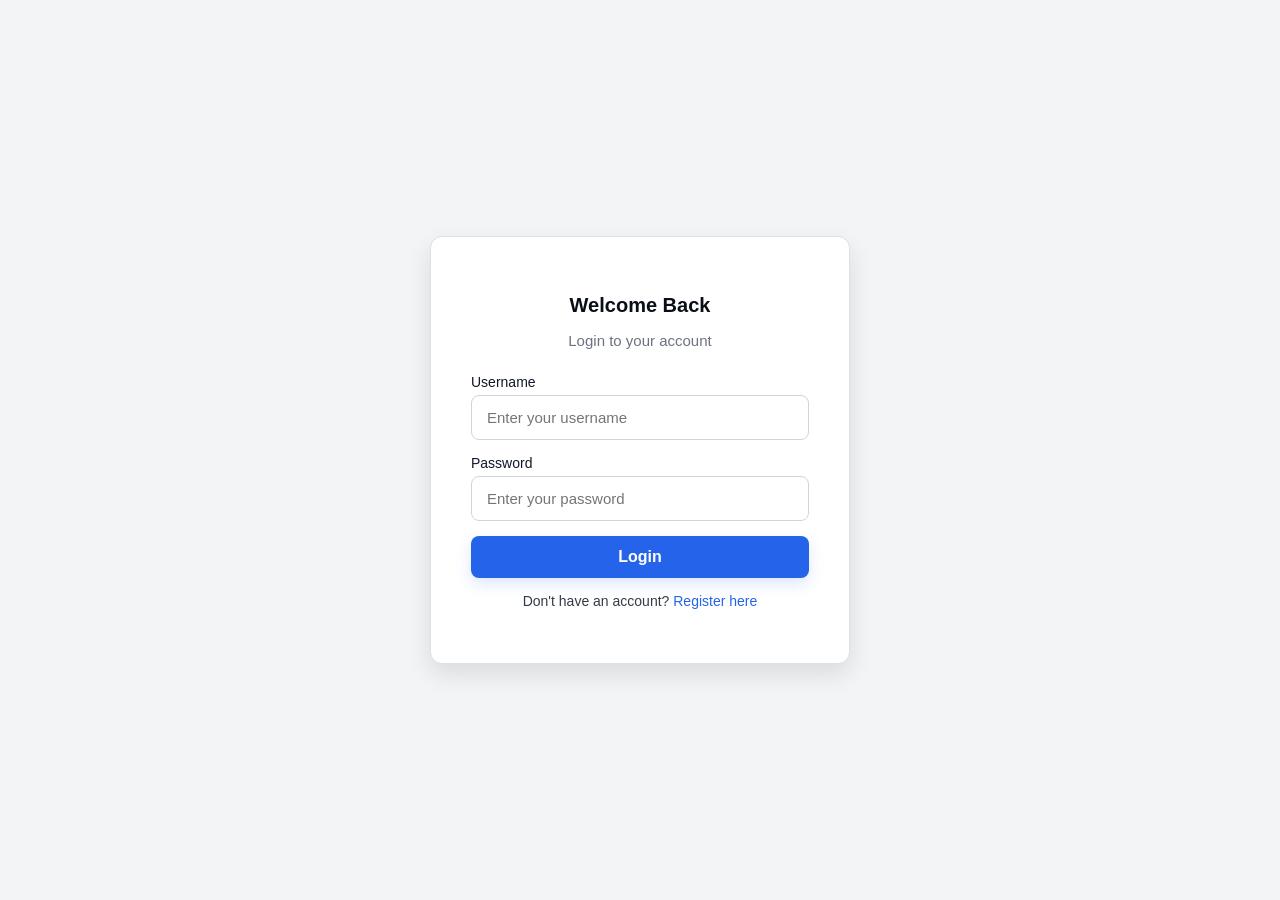
<file: social-media-platform/index.html>
<!DOCTYPE html>
<html lang="en">

<head>
  <meta charset="UTF-8">
  <meta name="viewport" content="width=device-width, initial-scale=1.0">
  <title>Home</title>
  <link rel="stylesheet" href="css/style.css">
</head>

<body onload="localStorage.removeItem('viewUser'); checkAuth(); switchFeed('recent');">
  <button onclick="localStorage.clear(); location.reload();">
    Reset App
  </button>

  <nav class="navbar">
    <div class="logo">Linkora</div>

    <div class="nav-links">
      <a href="index.html">🏠 Home</a>
      <a href="profile.html" onclick="clearViewUser()">👤 Profile</a>
      <a href="#" onclick="logout()">🚪 Logout</a>
    </div>
  </nav>

  <main class="main-container">

    <section class="card">
      <h3>Create a Post</h3>
      <textarea id="postContent" placeholder="What's on your mind?"></textarea>
      <button class="btn post-btn" onclick="createPost()">Post</button>
    </section>

    <section aria-labelledby="posts-heading">
      <h3 id="posts-heading">Posts</h3>

      <div class="feed-tabs">
        <button onclick="switchFeed('recent')" id="recentTab">Recent</button>
        <button onclick="switchFeed('following')" id="followingTab">Following</button>

        <div class="search-box">
          <input id="searchInput" placeholder="Search username..." autocomplete="off">
          <button onclick="searchUser()">Search</button>
        </div>
      </div>

      <section id="posts" aria-label="Posts feed"></section>
    </section>

  </main>

  <script src="js/app.js"></script>
</body>

</html>
</file>
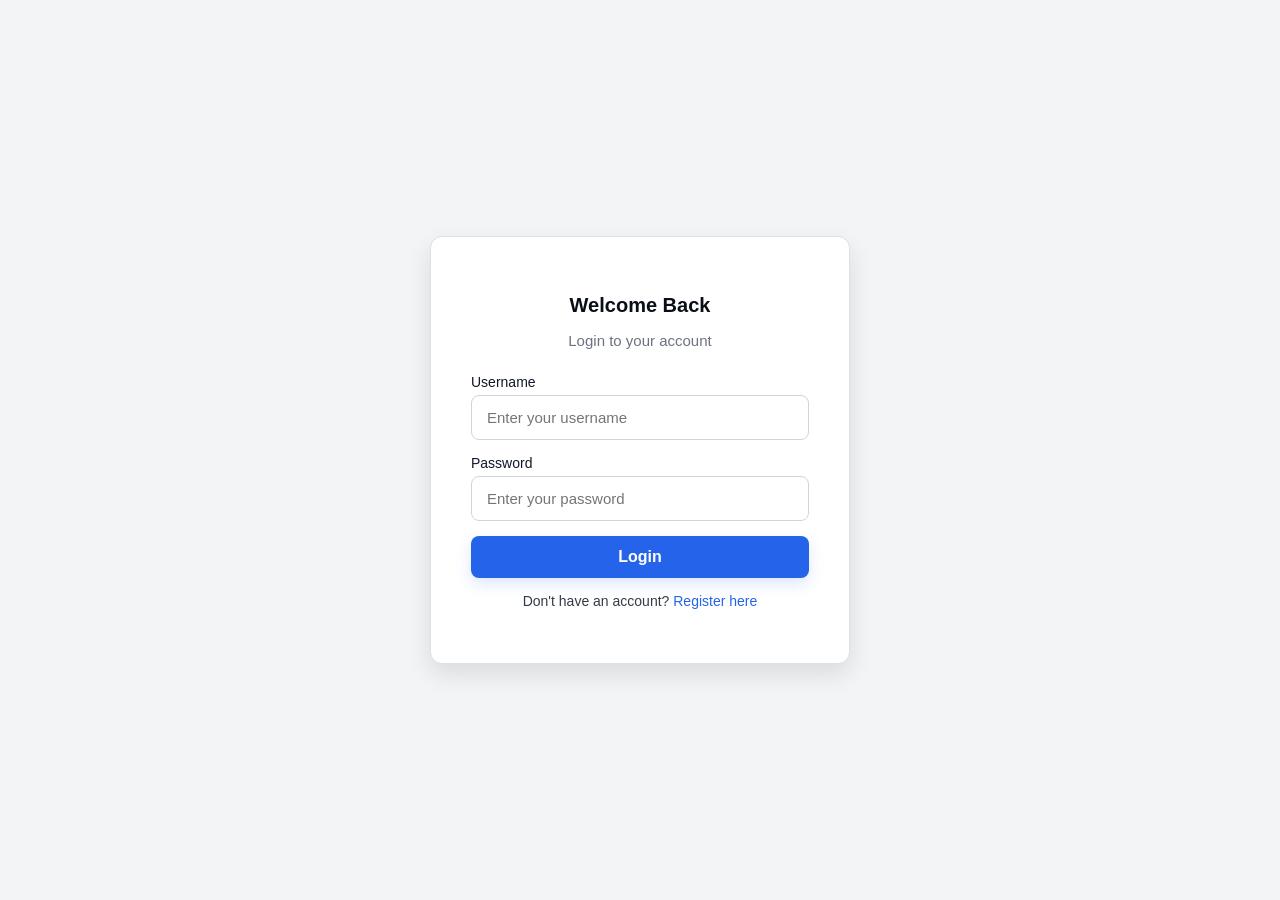
<file: social-media-platform/login.html>
<!DOCTYPE html>
<html lang="en">

<head>
  <meta charset="UTF-8">
  <meta name="viewport" content="width=device-width, initial-scale=1.0">
  <title>Login</title>
  <link rel="stylesheet" href="css/style.css">
</head>

<body class="Auth">
  <main>
    <section class="auth-card" aria-labelledby="login-heading">
      <header>
        <h2 id="login-heading">Welcome Back</h2>
        <p class="subtitle">Login to your account</p>
      </header>

      <form onsubmit="login(event)">
        <div class="input-group">
          <label for="username">Username</label>
          <input id="username" placeholder="Enter your username" required>
        </div>

        <div class="input-group">
          <label for="password">Password</label>
          <input id="password" type="password" placeholder="Enter your password" required>
        </div>

        <button class="btn">Login</button>
      </form>

      <p class="auth-link">
        Don't have an account? <a href="register.html">Register here</a>
      </p>
    </section>
  </main>

  <script src="js/app.js"></script>
</body>

</html>
</file>
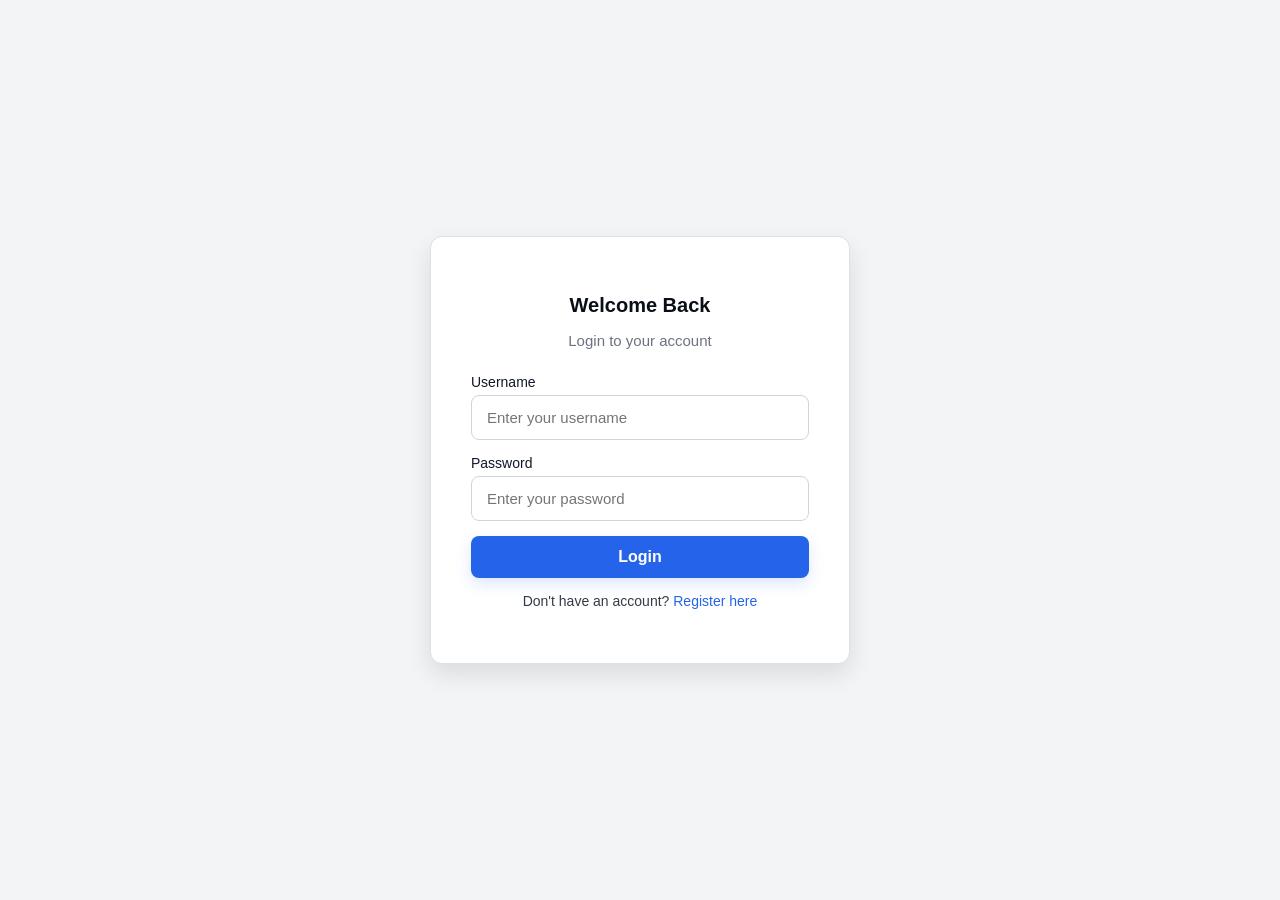
<file: social-media-platform/profile.html>
<!DOCTYPE html>
<html lang="en">

<head>
  <meta charset="UTF-8">
  <meta name="viewport" content="width=device-width, initial-scale=1.0">
  <title>Profile</title>
  <link rel="stylesheet" href="css/style.css">
</head>

<body onload="checkAuth(); loadProfile();">

  <nav class="navbar">
    <div class="logo">Linkora</div>

    <div class="nav-links">
      <a href="index.html">🏠 Home</a>
      <a href="profile.html" onclick="clearViewUser()">👤 Profile</a>
      <a href="#" onclick="logout()">🚪 Logout</a>
    </div>
  </nav>

  <main class="main-container">

    <section class="profile-card" aria-labelledby="profile-heading">

      <header class="profile-header">
        <div class="profile-avatar" id="avatar">MO</div>

        <div>
          <h2 id="usernameDisplay"></h2>
          <p id="handle"></p>

          <p id="bioText" class="bio"></p>

          <textarea id="bioInput" style="display:none;"></textarea>
          <button onclick="editBio()" id="editBtn">Edit Bio</button>
          <button onclick="saveBio()" id="saveBtn" style="display:none;">Save</button>

          <div id="followBtnContainer"></div>

          <section class="profile-stats" aria-label="Profile statistics">
            <span id="postCount">0</span> Posts |
            <span id="followerCount">0</span> Followers |
            <span id="followingCount">0</span> Following |
            <span id="likeCount">0</span> Likes
          </section>
        </div>
      </header>

    </section>

    <section aria-labelledby="profile-posts-heading">
      <h3 id="profile-posts-heading">My Posts</h3>
      <section id="posts" aria-label="User posts"></section>
    </section>

  </main>

  <script src="js/app.js"></script>
</body>

</html>
</file>
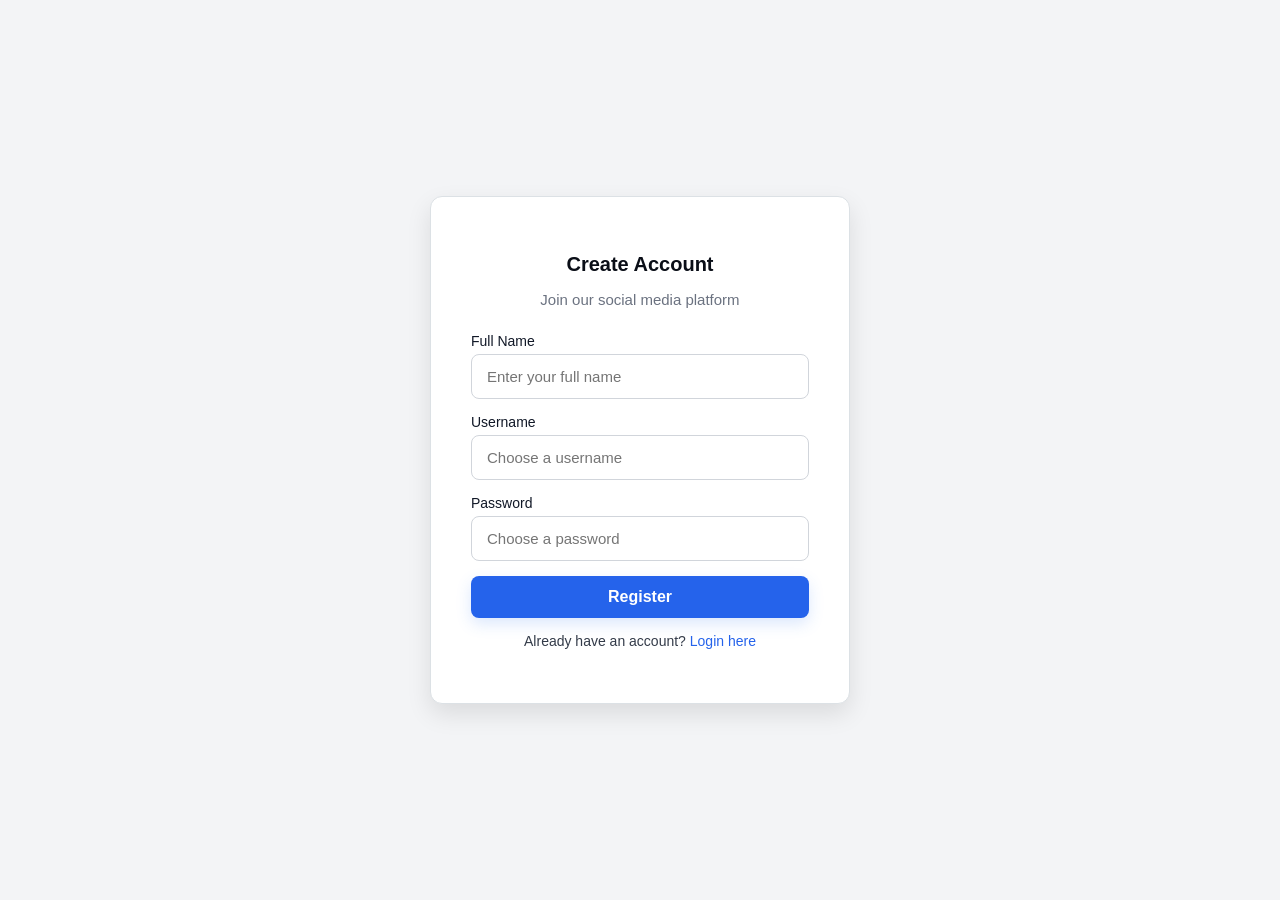
<file: social-media-platform/register.html>
<!DOCTYPE html>
<html lang="en">

<head>
  <meta charset="UTF-8">
  <meta name="viewport" content="width=device-width, initial-scale=1.0">
  <title>Register</title>
  <link rel="stylesheet" href="css/style.css">
</head>

<body class="Auth">
  <main>
    <section class="auth-card" aria-labelledby="register-heading">

      <header>
        <h2 id="register-heading">Create Account</h2>
        <p class="subtitle">Join our social media platform</p>
      </header>

      <form onsubmit="register(event)">

        <div class="input-group">
          <label for="fullname">Full Name</label>
          <input id="fullname" placeholder="Enter your full name" required>
        </div>

        <div class="input-group">
          <label for="username">Username</label>
          <input id="username" placeholder="Choose a username" required>
        </div>

        <div class="input-group">
          <label for="password">Password</label>
          <input id="password" type="password" placeholder="Choose a password" required>
        </div>

        <button class="btn">Register</button>
      </form>

      <p class="auth-link">
        Already have an account? <a href="login.html">Login here</a>
      </p>

    </section>
  </main>

  <script src="js/app.js"></script>
</body>

</html>
</file>
<file: social-media-platform/css/style.css>
* {
  box-sizing: border-box;
}
body {
  font-family: Arial, sans-serif;
  background: #f3f4f6;
  color: #111827;
  margin: 0;
}

.Auth {
  display: flex;
  min-height: 100vh;
  align-items: center;
  justify-content: center;
}

.main-container {
  width: 600px;
  margin: 40px auto;
}

/* Card container */
.auth-card {
  background: white;
  padding: 40px;
  border-radius: 12px;
  width: 420px;
  border: 1px solid #dce1e5;
  box-shadow: 0 10px 25px rgba(0,0,0,0.1);
  text-align: center;
}

/* Titles */
.auth-card h2 {
  margin-bottom: 9px;
  font-weight: 800;
  font-size: 20px;
}

.subtitle {
  color: #6b7280;
  font-size: 15px;
  margin-bottom: 25px;
}
h2, h3 {
  color: #0a0e17;
}

/* Inputs */
.input-group {
  text-align: left;
  margin-bottom: 15px;
}

.input-group label {
  font-size: 14px;
  display: block;
  margin-bottom: 5px;
}

.input-group input {
  width: 100%;
  padding: 13px 15px;
  border: 1px solid #d1d5db;
  border-radius: 8px;
  outline: none;
  font-size: 15px;
}
.input-group input:focus {
  border-color: #3e73e6;
}

/* Button */
.btn {
  width: 100%;
  padding: 12px;
  border: none;
  background: #2563eb;
  color: white;
  border-radius: 8px;
  cursor: pointer;
  font-size: 16px;
  font-weight: bold;
}

.btn:hover {
  background: #1d4ed8;

}

/* Links */
.auth-link {
  margin-top: 15px;
  color: #333b49;
  text-align: center;
  font-size: 14px;
}

.auth-link a {
  color: #2563eb;
  text-decoration: none;
  font-weight: 500;
}
/* NAVBAR */
.navbar {
  display: flex;
  justify-content: space-between;
  padding: 14px 26px;
  background: white;
  width: 100%;
  box-shadow: 0 2px 10px rgba(0, 0, 0, 0.04);
  box-sizing: border-box;
  align-items: center;
  
}

.logo {
  font-size: 27px;
  font-weight: bold;
  color: #2563eb;
}

.nav-links {
  display: flex;
  gap: 16px;
  align-items: center;
  
}

.nav-links a {
  font-size: 14px;
  text-decoration: none;
  color: #374151;
}
.nav-links a:hover {
  color: #2563eb;
}

/* MAIN */
.card {
  background: white;
  padding: 18px;
  border-radius: 13px;
  margin-bottom: 20px;
  border: 1px solid #dce1e5;
  box-shadow: 0 4px 13px rgba(0,0,0,0.05);
}
.main-container {
  max-width: 765px;
  margin: 20px auto;
  width: 100%;

}

/* POST BOX */
textarea {
  width: 100%;
  height: 80px;
  margin-top: 10px;
  padding: 11px;
  border-radius: 8px;
  resize: none;
  border: 1px solid #d1d5db;
  outline: none;
}
textarea:focus {
  border-color: #2563eb;
}

.post-btn {
  margin-top: 10px;
  width: 97px;
}

/* POST CARD */
.post-card {
  background: white;
  padding: 15px;
  border-radius: 11px;
  color: #111827;
  margin-top: 15px;
  border: 1px solid #dce1e5;
  box-shadow: 0 5px 15px rgba(0,0,0,0.05);
}

.post-header {
  display: flex;
  align-items: center;
  gap: 10px;
}

.avatar {
  width: 35px;
  height: 35px;
  background: #9ca3af;
  border-radius: 50%;
  display: flex;
  align-items: center;
  justify-content: center;
  font-size: 15px;
  color: white;

}

.post-time {
  font-size: 12px;
  color: gray;
}

.like-btn {
  margin-top: 10px;
  background: #fee2e2;
  border: none;
  padding: 6px 12px;
  border-radius: 20px;
  cursor: pointer;
}
.like-btn.liked {
  background: #fecaca;
  color: red;
  
}
/* PROFILE */
.profile-card {
  background: white;
  padding: 19px;
  border-radius: 12px;
  margin-bottom: 20px;
  border: 1px solid #dce1e5;
  box-shadow: 0 5px 15px rgba(0,0,0,0.05);
}

.profile-header {
  display: flex;
  gap: 20px;
  align-items: center;
}

.profile-avatar {
  width: 55px;
  height: 55px;
  background: orange;
  color: white;
  font-size: 24px;
  border-radius: 50%;
  display: flex;
  align-items: center;
  justify-content: center;
}

.profile-stats {
  margin-top: 10px;
  font-weight: bold;
}
.delete-btn {
  margin-top: 10px;
  background: #fee2e2;
  border: none;
  padding: 6px 12px;
  border-radius: 8px;
  cursor: pointer;
  color: red;
}
.comments {
  margin-top: 10px;
}

.comment {
  font-size: 14px;
  padding: 5px 0;
  border-bottom: 1px solid #eee;
}

.comment-box {
  display: flex;
  gap: 5px;
  margin-top: 10px;
}

.comment-box input {
  flex: 1;
  padding: 8px;
}

.comment-box button {
  padding: 8px;
  background: #2563eb;
  color: white;
  border: none;
  border-radius: 5px;
}
.comment-toggle-btn {
  margin-top: 10px;
  background: #e5e7eb;
  border: none;
  padding: 6px 12px;
  border-radius: 8px;
  cursor: pointer;
}

.comments-section {
  margin-top: 10px;
  padding-top: 10px;
  border-top: 1px solid #eee;
}
.follow-btn {
  margin-top: 10px;
  padding: 8px 15px;
  background: #2563eb;
  color: white;
  border: none;
  border-radius: 8px;
  cursor: pointer;
}

.follow-btn:hover {
  background: #1d4ed8;
}
.feed-tabs {
  display: flex;
  gap: 10px;
  margin-bottom: 15px;
}

.feed-tabs button {
  padding: 8px 15px;
  border: none;
  background: #e5e7eb;
  border-radius: 8px;
  font-size: 11px;
  transition: 0.2s ease;
  cursor: pointer;
}
.feed-tabs button:hover {
  background: #dfe3e9;
  color: #2056e8;
}
.feed-tabs button.active {
  background: #2563eb;
  color: white;
}
.comment-toggle-btn,
.like-btn,
.delete-btn {
  transition: 0.3s ease;
}
.comment-toggle-btn:hover,
.like-btn:hover,
.delete-btn:hover {
  opacity: 0.8;
}
.follow-btn,
.post-btn,
.btn,
.comment-box button {
  transition: 0.3s ease;
}

.follow-btn,
.post-btn,
.btn,
.comment-box button  {
  box-shadow: 0 6px 15px rgba(59, 130, 246, 0.18);
}
/*جديد*/

@media (max-width: 768px) {
  
  body {
    overflow-x: hidden;
  }
  img {
    max-width: 100%;
    height: auto;
  }
  .feed-tabs,
  .nav-links,
  .profile-header,
  .comment-box,
  .navbar
   {
    flex-wrap: wrap;
   }
  .profile-stats {
    line-height: 1.9;
  }
   .search-box {
    margin-top: 9px;
   }
  .search-box input {
    max-width: 100%;
  }
 
}
</file>
